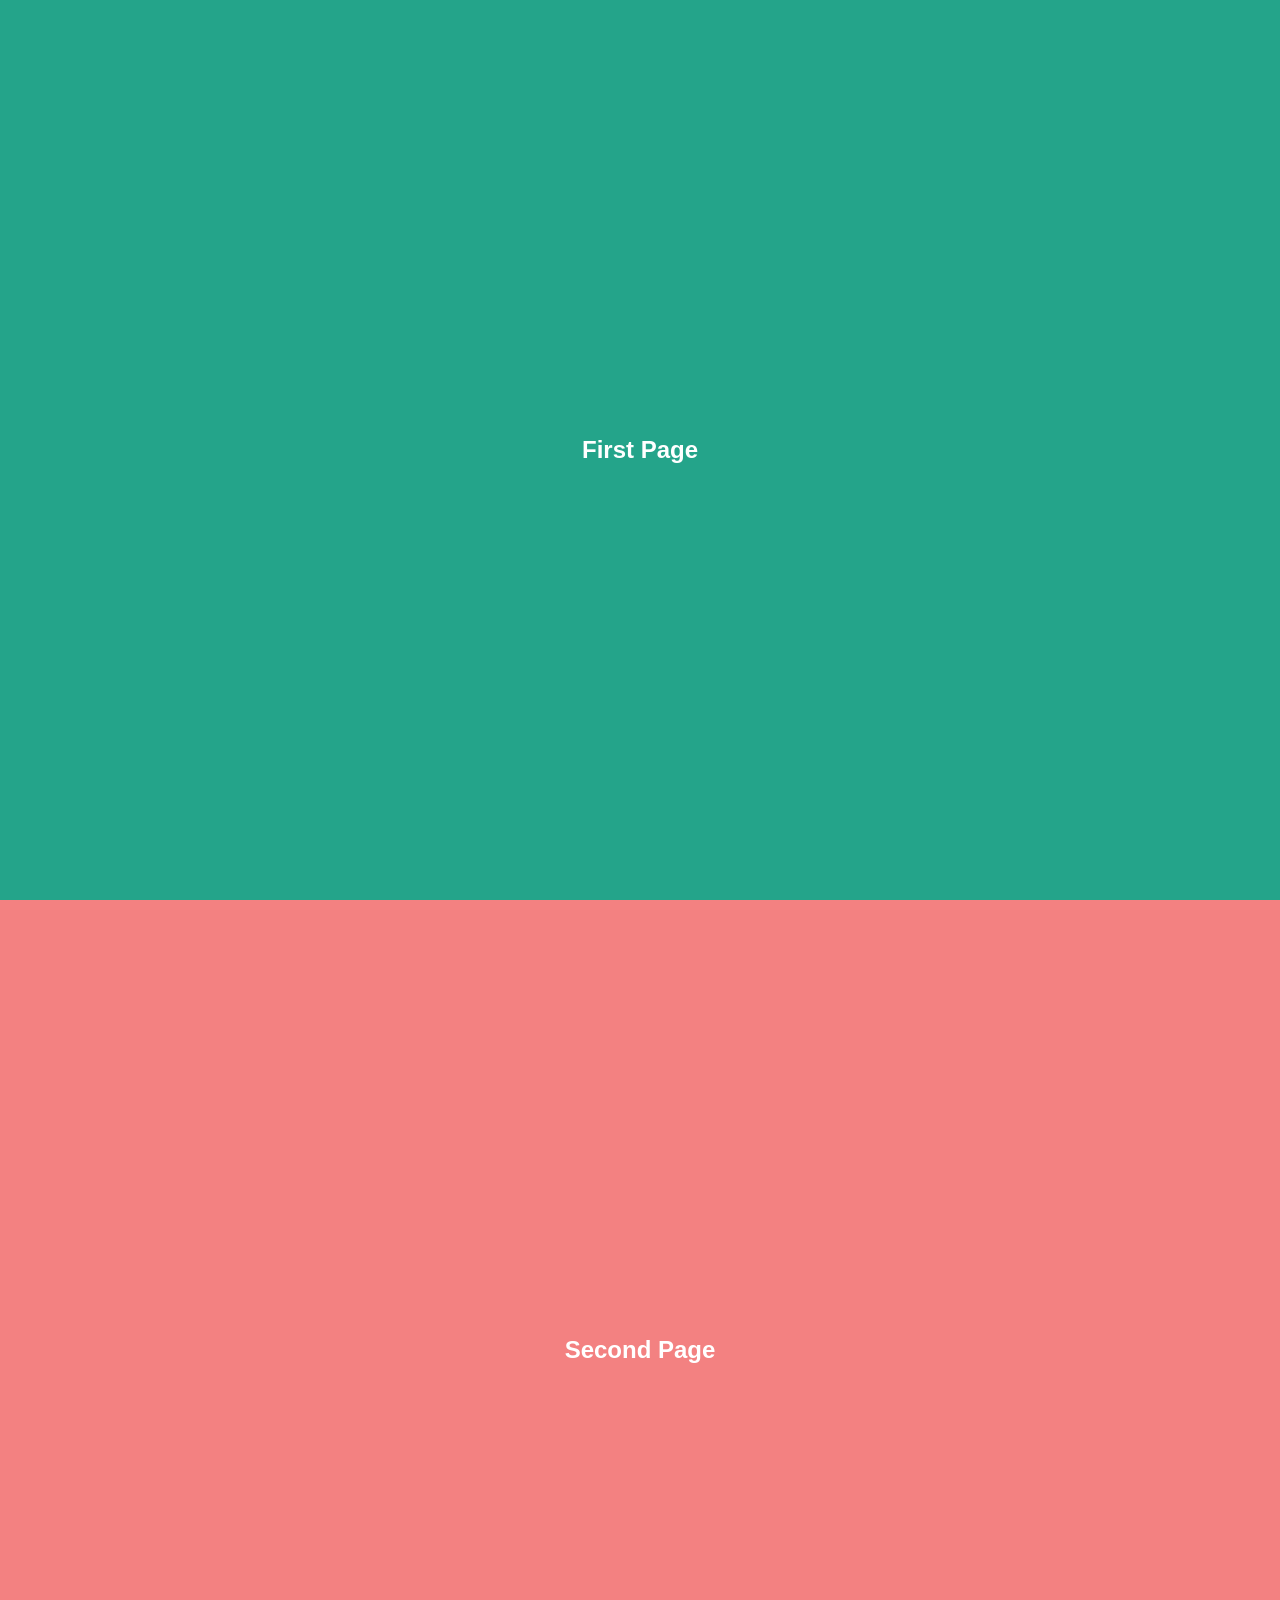
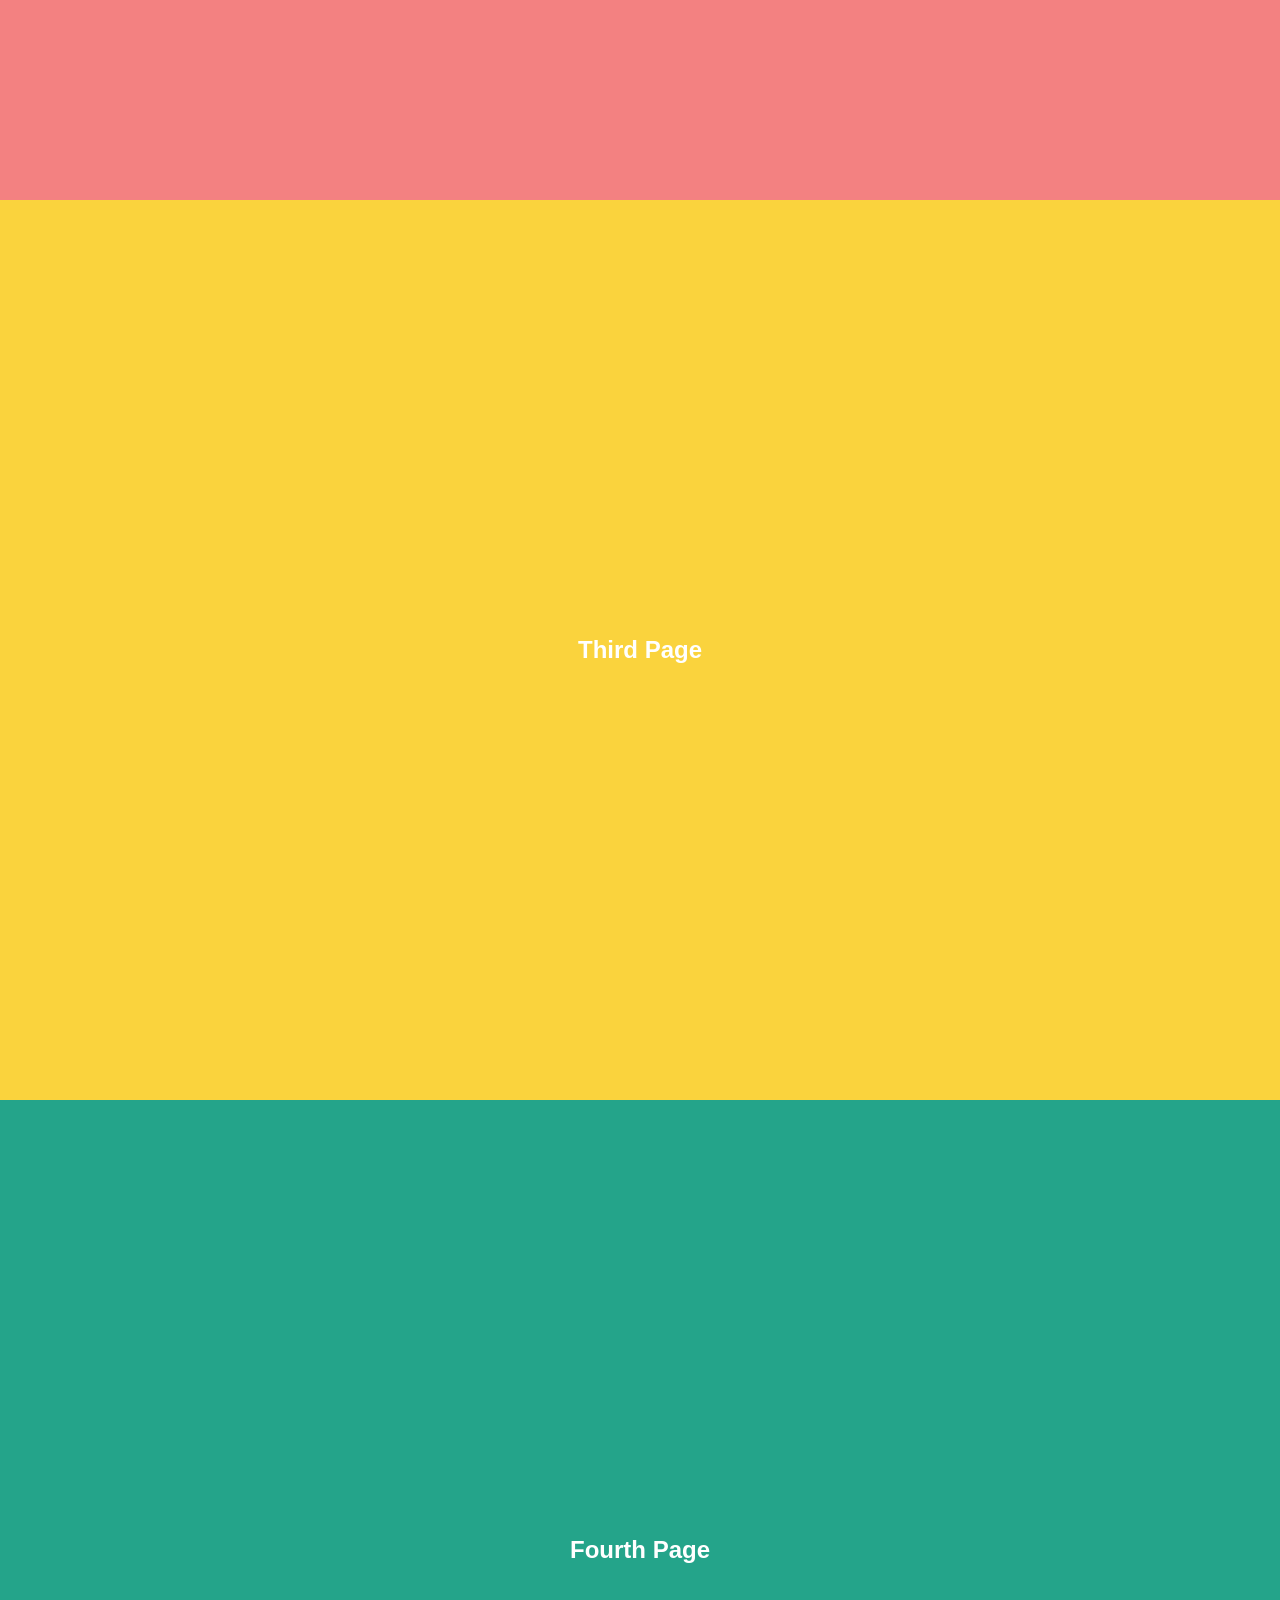
<file: full-page-scroll-effect/index.html>
<!DOCTYPE html>
<html lang="en">
<head>
  <meta charset="UTF-8">
  <meta http-equiv="X-UA-Compatible" content="IE=edge">
  <meta name="viewport" content="width=device-width, initial-scale=1.0">
  <title>Document</title>
  <link rel="stylesheet" href="style.css">
</head>
<body>
  <div class="container">
    <section class="one">
      <h1>First Page</h1>
    </section>
    <section class="two">
      <h1>Second Page</h1>
    </section>
    <section class="three">
      <h1>Third Page</h1>
    </section>
    <section class="four">
      <h1>Fourth Page</h1>
    </section>
  </div>
</body>
</html>
</file>
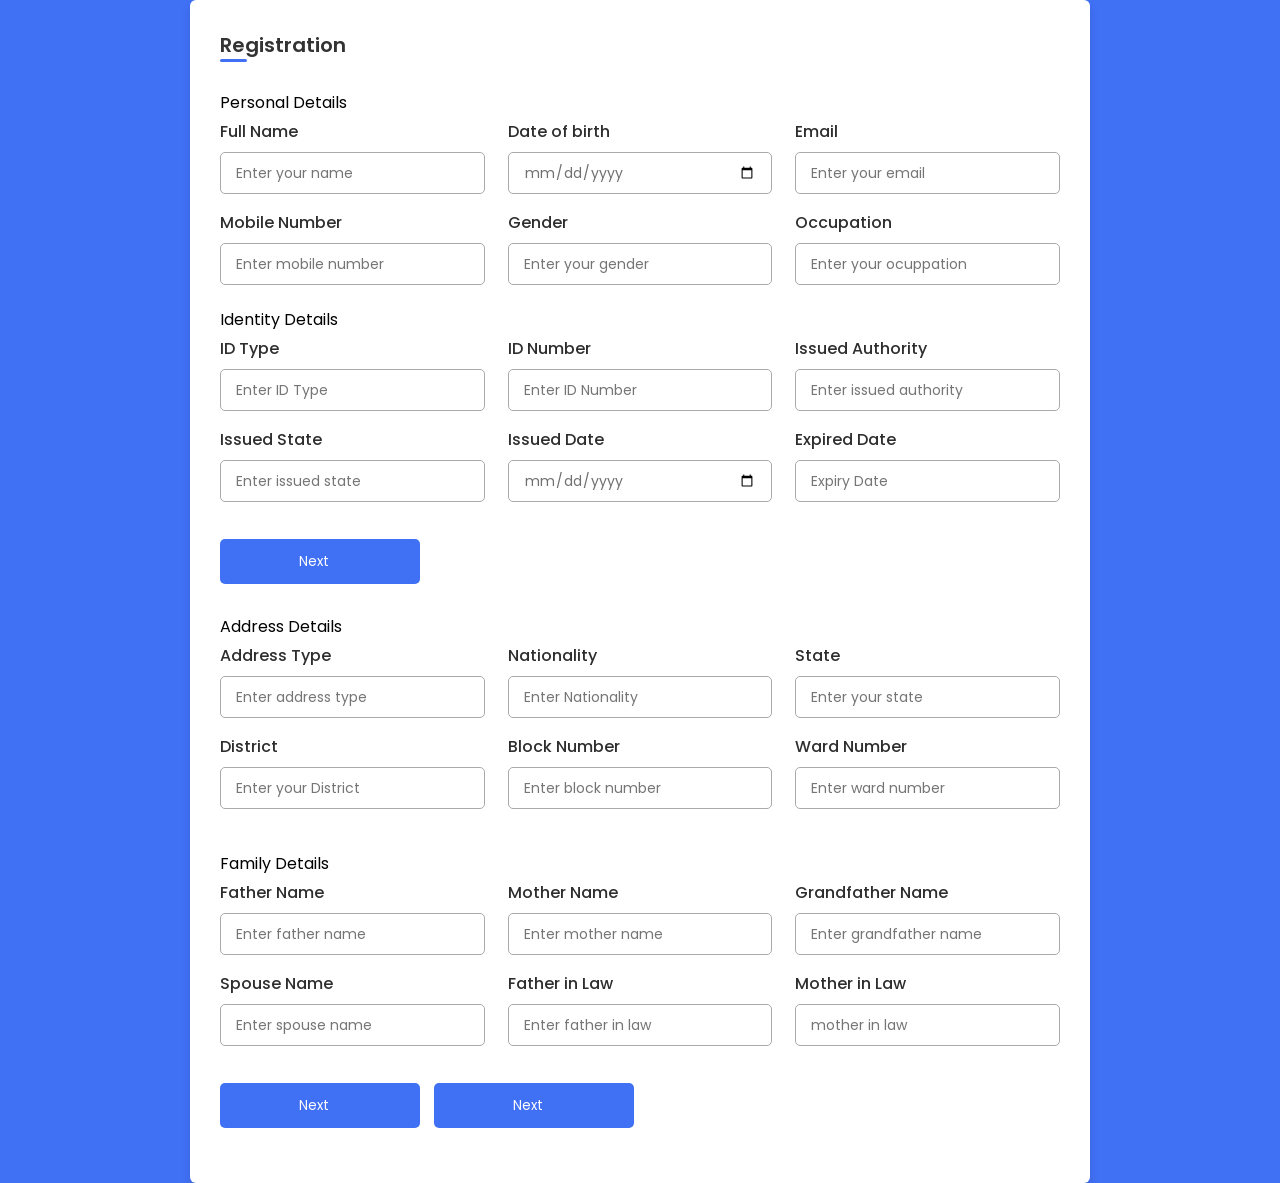
<file: responsive_form/index.html>
<!DOCTYPE html>
<html lang="en">
<head>
  <meta charset="UTF-8">
  <meta http-equiv="X-UA-Compatible" content="IE=edge">
  <meta name="viewport" content="width=device-width, initial-scale=1.0">
  <title>Responsive form</title>
  <link rel="stylesheet" href="style.css">
  <link rel="stylesheet" href="https://unicons.iconscout.com/release/v4.0.0/css/line.css">
</head>
<body>
  <div class="container">
    <header>Registration</header>
    <form action="">
      <div class="form first">
        <div class="details personal">
          <span class="title">Personal Details</span>

          <div class="fields">
            <div class="input-field">
              <label for="">Full Name</label>
              <input type="text" placeholder="Enter your name" required>
            </div>
            <div class="input-field">
              <label for="">Date of birth</label>
              <input type="date" placeholder="Enter birth date" required>
            </div>
            <div class="input-field">
              <label for="">Email</label>
              <input type="text" placeholder="Enter your email" required>
            </div>
            <div class="input-field">
              <label for="">Mobile Number</label>
              <input type="number" placeholder="Enter mobile number" required>
            </div>
            <div class="input-field">
              <label for="">Gender</label>
              <input type="text" placeholder="Enter your gender" required>
            </div>
            <div class="input-field">
              <label for="">Occupation</label>
              <input type="text" placeholder="Enter your ocuppation" required>
            </div>
          </div>
        </div>
        <div class="details ID">
          <span class="title">Identity Details</span>

          <div class="fields">
            <div class="input-field">
              <label for="">ID Type</label>
              <input type="text" placeholder="Enter ID Type" required>
            </div>
            <div class="input-field">
              <label for="">ID Number</label>
              <input type="number" placeholder="Enter ID Number" required>
            </div>
            <div class="input-field">
              <label for="">Issued Authority</label>
              <input type="text" placeholder="Enter issued authority" required>
            </div>
            <div class="input-field">
              <label for="">Issued State</label>
              <input type="text" placeholder="Enter issued state" required>
            </div>
            <div class="input-field">
              <label for="">Issued Date</label>
              <input type="date" placeholder="Enter Issued Date" required>
            </div>
            <div class="input-field">
              <label for="">Expired Date</label>
              <input type="datee" placeholder="Expiry Date" required>
            </div>
          </div>
          <button class="nextBtn">
            <span class="btnText">Next</span>
            <i class="uil uil-navigator"></i>
          </button>
        </div>
      </div>
      <div class="form second">
        <div class="details adrress">
          <span class="title">Address Details</span>

          <div class="fields">
            <div class="input-field">
              <label for="">Address Type</label>
              <input type="text" placeholder="Enter address type" required>
            </div>
            <div class="input-field">
              <label for="">Nationality</label>
              <input type="text" placeholder="Enter Nationality" required>
            </div>
            <div class="input-field">
              <label for="">State</label>
              <input type="text" placeholder="Enter your state" required>
            </div>
            <div class="input-field">
              <label for="">District</label>
              <input type="text" placeholder="Enter your District" required>
            </div>
            <div class="input-field">
              <label for="">Block Number</label>
              <input type="number" placeholder="Enter block number" required>
            </div>
            <div class="input-field">
              <label for="">Ward Number</label>
              <input type="number" placeholder="Enter ward number" required>
            </div>
          </div>
        </div>
        <div class="details family">
          <span class="title">Family Details</span>

          <div class="fields">
            <div class="input-field">
              <label for="">Father Name</label>
              <input type="text" placeholder="Enter father name" required>
            </div>
            <div class="input-field">
              <label for="">Mother Name</label>
              <input type="text" placeholder="Enter mother name" required>
            </div>
            <div class="input-field">
              <label for="">Grandfather Name</label>
              <input type="text" placeholder="Enter grandfather name" required>
            </div>
            <div class="input-field">
              <label for="">Spouse Name</label>
              <input type="text" placeholder="Enter spouse name" required>
            </div>
            <div class="input-field">
              <label for="">Father in Law</label>
              <input type="text" placeholder="Enter father in law" required>
            </div>
            <div class="input-field">
              <label for="">Mother in Law</label>
              <input type="text" placeholder="mother in law" required>
            </div>
          </div>
          <div class="buttons">
            <button class="nextBtn">
              <span class="btnText">Next</span>
              <i class="uil uil-navigator"></i>
            </button>
            <button class="nextBtn">
              <span class="btnText">Next</span>
              <i class="uil uil-navigator"></i>
            </button>
        </div>
        </div>
      </div>
      
    </form>
  </div>
</body>
</html>
</file>
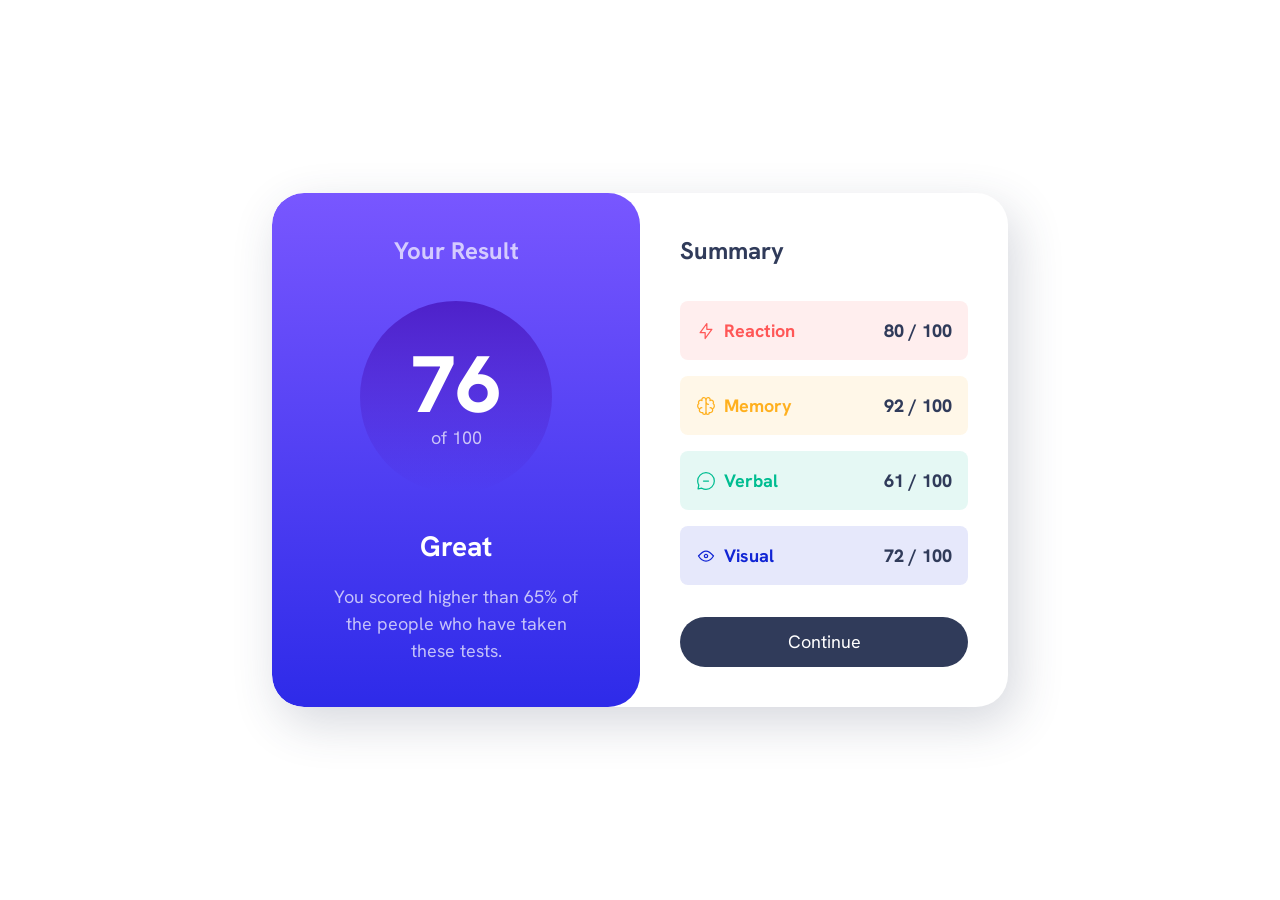
<file: results_summary_component/index.html>
<!DOCTYPE html>
<html lang="en">
<head>
  <meta charset="UTF-8">
  <meta name="viewport" content="width=device-width, initial-scale=1.0"> <!-- displays site properly based on user's device -->

  <link rel="icon" type="image/png" sizes="32x32" href="./assets/images/favicon-32x32.png">
  
  <title>Frontend Mentor | Results summary component</title>
  <link rel="stylesheet" href="style.css">
  <!-- Feel free to remove these styles or customise in your own stylesheet 👍 -->
  <style>
    .attribution { font-size: 11px; text-align: center; }
    .attribution a { color: hsl(228, 45%, 44%); }
  </style>
</head>
<body>

  <!-- Your Result
  76
  of 100

  Great
  You scored higher than 65% of the people who have taken these tests.
  
  Summary

  Reaction
  80 / 100

  Memory
  92 / 100

  Verbal
  61 / 100

  Visual
  72 / 100

  Continue
  
  <div class="attribution">
    Challenge by <a href="https://www.frontendmentor.io?ref=challenge" target="_blank">Frontend Mentor</a>. 
    Coded by <a href="#">Your Name Here</a>.
  </div> -->
  <main>
    <div class="result-summary">
      <div class="results grid-flow" data-spacing="large">
        <h1 class="section-title">
          Your Result
        </h1>
        <p class="result-score">
          <span>76</span> of 100
        </p>
        <div class="grid-flow">
          <p class="result-rank">Great</p>
          <p>You scored higher than 65% of the people who have taken these tests.</p>
        </div>
      </div>
      <div class="summary grid-flow" data-spacing="large">
        <h2 class="section-title">
          Summary
        </h2>
        <div class="grid-flow">
          <div class="summary-item" data-item-type="accent-1">
            <div class="flex-group">
              <svg class="summary-icon" xmlns="http://www.w3.org/2000/svg" width="20" height="20" fill="none" viewBox="0 0 20 20"><path stroke-linecap="round" stroke-linejoin="round" stroke-width="1.25" d="M10.833 8.333V2.5l-6.666 9.167h5V17.5l6.666-9.167h-5Z"/></svg>
              <h3 class="summary-item-title">Reaction</h3>
            </div>
            <p class="summary-score">
              <span>80</span> / 100
            </p>
          </div>

          <div class="summary-item" data-item-type="accent-2">
            <div class="flex-group">
              <svg xmlns="http://www.w3.org/2000/svg" width="20" height="20" fill="none" viewBox="0 0 20 20"><path stroke-linecap="round" stroke-linejoin="round" stroke-width="1.25" d="M5.833 11.667a2.5 2.5 0 1 0 .834 4.858"/><path stroke-linecap="round" stroke-linejoin="round" stroke-width="1.25" d="M3.553 13.004a3.333 3.333 0 0 1-.728-5.53m.025-.067a2.083 2.083 0 0 1 2.983-2.824m.199.054A2.083 2.083 0 1 1 10 3.75v12.917a1.667 1.667 0 0 1-3.333 0M10 5.833a2.5 2.5 0 0 0 2.5 2.5m1.667 3.334a2.5 2.5 0 1 1-.834 4.858"/><path stroke-linecap="round" stroke-linejoin="round" stroke-width="1.25" d="M16.447 13.004a3.334 3.334 0 0 0 .728-5.53m-.025-.067a2.083 2.083 0 0 0-2.983-2.824M10 3.75a2.085 2.085 0 0 1 2.538-2.033 2.084 2.084 0 0 1 1.43 2.92m-.635 12.03a1.667 1.667 0 0 1-3.333 0"/></svg>
              <h3 class="summary-item-title">Memory</h3>
            </div>
            <p class="summary-score">
              <span>92</span> / 100
            </p>
          </div>

          <div class="summary-item" data-item-type="accent-3">
            <div class="flex-group">
              <svg xmlns="http://www.w3.org/2000/svg" width="20" height="20" fill="none" viewBox="0 0 20 20"><path stroke-linecap="round" stroke-linejoin="round" stroke-width="1.25" d="M7.5 10h5M10 18.333A8.333 8.333 0 1 0 1.667 10c0 1.518.406 2.942 1.115 4.167l-.699 3.75 3.75-.699A8.295 8.295 0 0 0 10 18.333Z"/></svg>
              <h3 class="summary-item-title">Verbal</h3>
            </div>
            <p class="summary-score">
              <span>61</span> / 100
            </p>
          </div>

          <div class="summary-item" data-item-type="accent-4">
            <div class="flex-group">
              <svg xmlns="http://www.w3.org/2000/svg" width="20" height="20" fill="none" viewBox="0 0 20 20"><path stroke-linecap="round" stroke-linejoin="round" stroke-width="1.25" d="M10 11.667a1.667 1.667 0 1 0 0-3.334 1.667 1.667 0 0 0 0 3.334Z"/><path stroke-linecap="round" stroke-linejoin="round" stroke-width="1.25" d="M17.5 10c-1.574 2.492-4.402 5-7.5 5s-5.926-2.508-7.5-5C4.416 7.632 6.66 5 10 5s5.584 2.632 7.5 5Z"/></svg>
              <h3 class="summary-item-title">Visual</h3>
            </div>
            <p class="summary-score">
              <span>72</span> / 100
            </p>
          </div>

        </div>
        <button class="button">Continue</button>
      </div>
    </div>
  </main>
</body>
</html>
</file>
<file: full-page-scroll-effect/style.css>
* {
  margin: 0;
  padding: 0;
  box-sizing: border-box;
  font-family: sans-serif;
}

section{
  height: 100vh;
  display: flex;
  justify-content: center;
  align-items: center;
  color: white;
  scroll-snap-align: start;
}

.container{
  scroll-snap-type: y mandatory;
}

.one {
  background: rgb(36, 164, 138)
}

.two {
  background: rgb(243, 129, 129)
}

.three {
  background: rgb(250, 211, 61)
}

.four {
  background: rgb(36, 164, 138)
}
</file>
<file: responsive_form/style.css>
@import url('https://fonts.googleapis.com/css2?family=Poppins:wght@200;300;400;500;600&display=swap');

*{
  margin: 0;
  padding: 0;
  box-sizing: border-box;
  font-family: 'Poppins', sans-serif;
}

body {
  min-height: 100vh;
  display: flex;
  align-items: center;
  justify-content: center;
  background: #4070f4;
}

.container{
  position: relative;
  max-width: 900px;
  width: 100%;
  border-radius: 6px;
  padding: 30px;
  margin: 0 15px;
  background: #fff;
  box-shadow: 0 5px 10px rgb(0, 0, 0, 0.1);
}

.container header {
  position: relative;
  font-size: 20px;
  font-weight: 600;
  color: #333;
}

.container header::before{
  content: '';
  position: absolute;
  left: 0;
  bottom: -2px;
  height: 3px;
  width: 27px;
  border-radius: 8px;
  background-color: #4070f4;
}

.container form {
  position: relative;
  margin-top: 16px;
  min-height: 490px;
  background-color: #fff;
}

.container form .details {
  margin-top: 30px;
}

.container form .details.ID {
  margin-top: 10px;
}

.containre form .title {
  display: block;
  margin-bottom: 8px;
  font-size: 16px;
  font-weight: 500;
  margin: 6px 0;
  color: #333;
}

.container form .fields {
  display: flex;
  align-items: center;
  justify-content: space-between;
  flex-wrap: wrap;
}

form .fields .input-field{
  display: flex;
  flex-direction: column;
  width: calc(100% / 3 - 15px);
  margin: 4px 0;
}

.input-field label {
  font-weight: 12px;
  font-weight: 500;
  color: #2e2e2e;
}

.input-field input {
  outline: none;
  font-size: 14px;
  font-weight: 400;
  border-radius: 5px;
  border: 1px solid #aaa;
  padding: 0 15px;
  height: 42px;
  margin: 8px 0;
}

.input-field input:is(:focus, :valid){
  box-shadow: 0 3px 6px rgb(0, 0, 0, 0.13);
}

.input-field input[type='date']{
  color: #707070;
}

.input-field input[type='date']:valid{
  color: #333;
}

.container form button {
  display: flex;
  align-items: center;
  justify-content: center;
  height: 45px;
  max-width: 200px;
  width: 100%;
  border: none;
  outline: none;
  color: #fff;
  border-radius: 5px;
  margin: 25px 0;
  background-color: #4070f4;
  transition: all 0.3s linear;
  cursor: pointer;
}


form button:hover{
  background-color: #265df2;
}

form button i {
  margin-inline: 6px;
}

form .buttons {
  display: flex;
  align-items: center;
  gap: 14px;
}
</file>
<file: results_summary_component/style.css>
@font-face {
  font-family: 'HankenGrotesk';
  font-display: swap;
  font-weight: 100 900;
  src: url('assets/fonts/HankenGrotesk-VariableFont_wght.ttf') format('truetype');
}

:root {
  --clr-primary-hsl-400: 252, 100%, 67%;
  --clr-primary-hsl-500: 256, 72%, 46%;
  --clr-secondary-hsl-400: 241, 81%, 54%;
  --clr-secondary-hsl-500: 241, 72%, 46%;

  --clr-neutral-hsl-100: 0, 0%, 100%;
  --clr-neutral-hsl-200: 221, 100%, 96%;
  --clr-neutral-hsl-300: 241, 100%, 89%;
  --clr-neutral-hsl-700: 224, 30%, 27%;

  --clr-neutral-100: hsl(var(--clr-neutral-hsl-100));
  --clr-neutral-200: hsl(var(--clr-neutral-hsl-200));
  --clr-neutral-300: hsl(var(--clr-neutral-hsl-300));
  --clr-neutral-700: hsl(var(--clr-neutral-hsl-700));


  --clr-primary-400: hsl(var(--clr-primary-hsl-400));
  --clr-primary-500: hsla(var(--clr-primary-hsl-500));
  --clr-secondary-400: hsl(var(--clr-secondary-hsl-400));

  --gradient-primary: linear-gradient(
      var(--clr-primary-400), 
      var(--clr-secondary-400));

  --gradient-to-transparent: linear-gradient(
      var(--clr-primary-500),
      hsl(var(--clr-secondary-hsl-500), 0));

  --clr-accent-1: 0, 100%, 67%;
  --clr-accent-2: 39, 100%, 56%;
  --clr-accent-3: 166, 100%, 37%;
  --clr-accent-4: 234, 85%, 45%;

  --font-family-default: 'HankenGrotesk', sans-serif;

  --fw-regular: 500;
  --fw-bold: 700;
  --fw-black: 800;

  --fs-400: 1.125rem;
  --fs-500: 1.25rem;
  --fs-600: 1.5rem;
  --fs-700: 1.75rem;
  --fs-800: 2rem;
  --fs-900: 5rem;
}

*,
*::before,
*::after {
  box-sizing: border-box;
}

* {
  margin: 0;
  font: inherit;
}

img,
svg {
  display: block;
  max-width: 100%;
}

body {
  font-family: var(--font-family-default);
  font-size: var(--fs-400);
  line-height: 1.5;
  color: var(--clr-neutral-700);
}

@media (min-width: 600px) {
  body {
    min-height: 100vh;
    display: grid;
    place-items: center;
  }
}

.flex-group {
  display: flex;
  flex-wrap: wrap;
  gap: .5rem;
  align-items: center;
}

.grid-flow {
  display: grid;
  align-content: start;
  gap: 1rem;
}

.grid-flow[data-spacing="large"] {
  gap: 2rem;
}

.section-title {
  font-weight: var(--fw-bold);
  font-size: var(--fs-600)
}

.button {
  color: var(--clr-neutral-100);
  line-height: 1;
  background: var(--clr-neutral-700);
  padding: 1rem 2rem;
  border: 0;
  border-radius: 100vw;
  cursor: pointer;
}

.button:hover, .button:focus-visible{
  background: var(--gradient-primary);
}

.result-summary {
  --padding: 2.5rem;
  --border-radius: 2rem;
  max-width: 46rem;
  display: grid;
}

@media (min-width: 600px) {
  .result-summary {
    margin-inline: 1rem;
    grid-template-columns: 1fr 1fr;
    border-radius: var(--border-radius);
    overflow: hidden;
    box-shadow: .5rem 1rem 3rem hsl(var(--clr-neutral-hsl-700), .2);
  }
}

.results {
  color: hsl(var(--clr-neutral-hsl-100), .7);
  text-align: center;
  padding: var(--padding) calc(var(--padding) * 1.5);
  background: var(--gradient-primary);
  border-radius: 0 0 var(--border-radius) var(--border-radius);
}

@media (min-width: 600px) {
  .results {
    border-radius: var(--border-radius);
  }
}

.result-score {
  display: grid;
  place-content: center;
  width: 12rem;
  margin-inline: auto;
  background: var(--gradient-to-transparent);
  aspect-ratio: 1/1;
  border-radius: 50%;
}

.result-score span {
  display: block;
  font-size: var(--fs-900);
  font-weight: var(--fw-black);
  line-height: 1;
  color: var(--clr-neutral-100);
}

.result-rank{
  color: var(--clr-neutral-100);
  font-size: var(--fs-700);
  font-weight: var(--fw-bold);
}

.summary {
  padding: var(--padding);
}

.summary-item {
  display: flex;
  justify-content: space-between;
  align-items: center;
  padding: 1rem;
  border-radius: .5rem;
  background-color: hsl(var(--item-color), .1);
}

.summary-item svg{
  stroke: hsl(var(--item-color));
}

.summary-item-title {
  color: hsl(var(--item-color));
  font-weight: var(--fw-bold);
}

.summary-item[data-item-type="accent-1"] {
  --item-color: var(--clr-accent-1);
}

.summary-item[data-item-type="accent-2"] {
  --item-color: var(--clr-accent-2);
}

.summary-item[data-item-type="accent-3"] {
  --item-color: var(--clr-accent-3);
}

.summary-item[data-item-type="accent-4"] {
  --item-color: var(--clr-accent-4);
}

.summary-score {
  font-weight: var(--fw-black);
  color: hsl(var(--clr-neutral-hsl-700))
}

.summary-score span {
  color: var(--clr-neutral-700)
}
</file>
